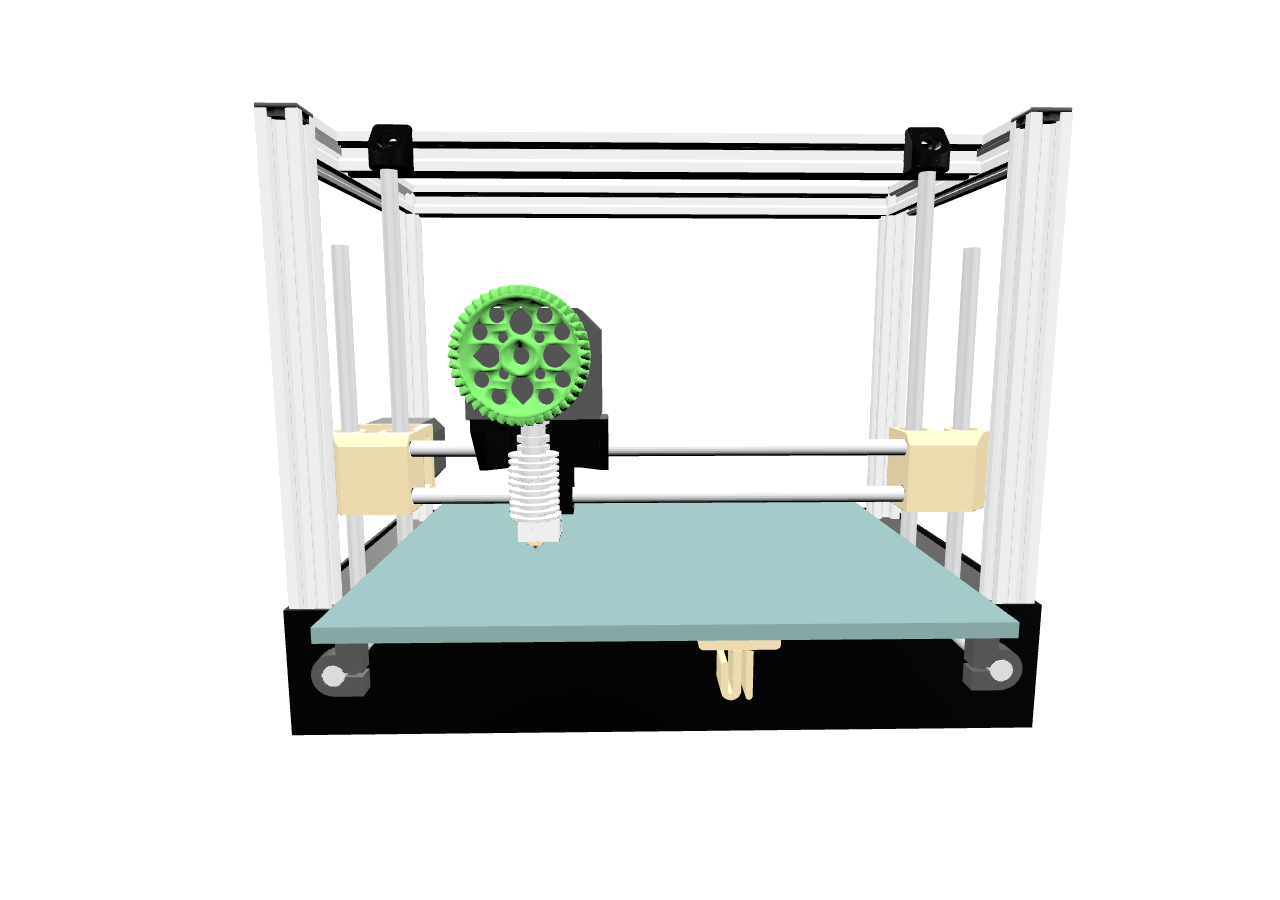
<file: 3d.html>
<!DOCTYPE html>
<html >
<head>
    <meta name="viewport" content="width=device-width, initial-scale=1, maximum-scale=1, user-scalable=no, minimal-ui">
    <script src="js/xeogl.js"></script>
    <script src="js/glTFModel.js"></script>
</head>
<body style="background-color: transparent;">

    <script>
        // Load the model
        var scene = new xeogl.Scene({
            transparent: true
        });
        xeogl.setDefaultScene(scene);
        var model = new xeogl.GLTFModel({
            src: "img/3dprinter.gltf",
            position: [0, -10, 0],
            rotation: [0, 0, 0],
            scale: [2, 2, 2]
        });
        // Camera animation and user control
        var camera = scene.camera;
        camera.eye = [0, 15, 100];
        var spinning = true;
        scene.on("tick", function () { // Slowly orbit the camera
            if (spinning) {
                camera.orbitYaw(-0.05);
            }
        });
        new xeogl.CameraControl();
    </script>
</body>
</html>
</file>
